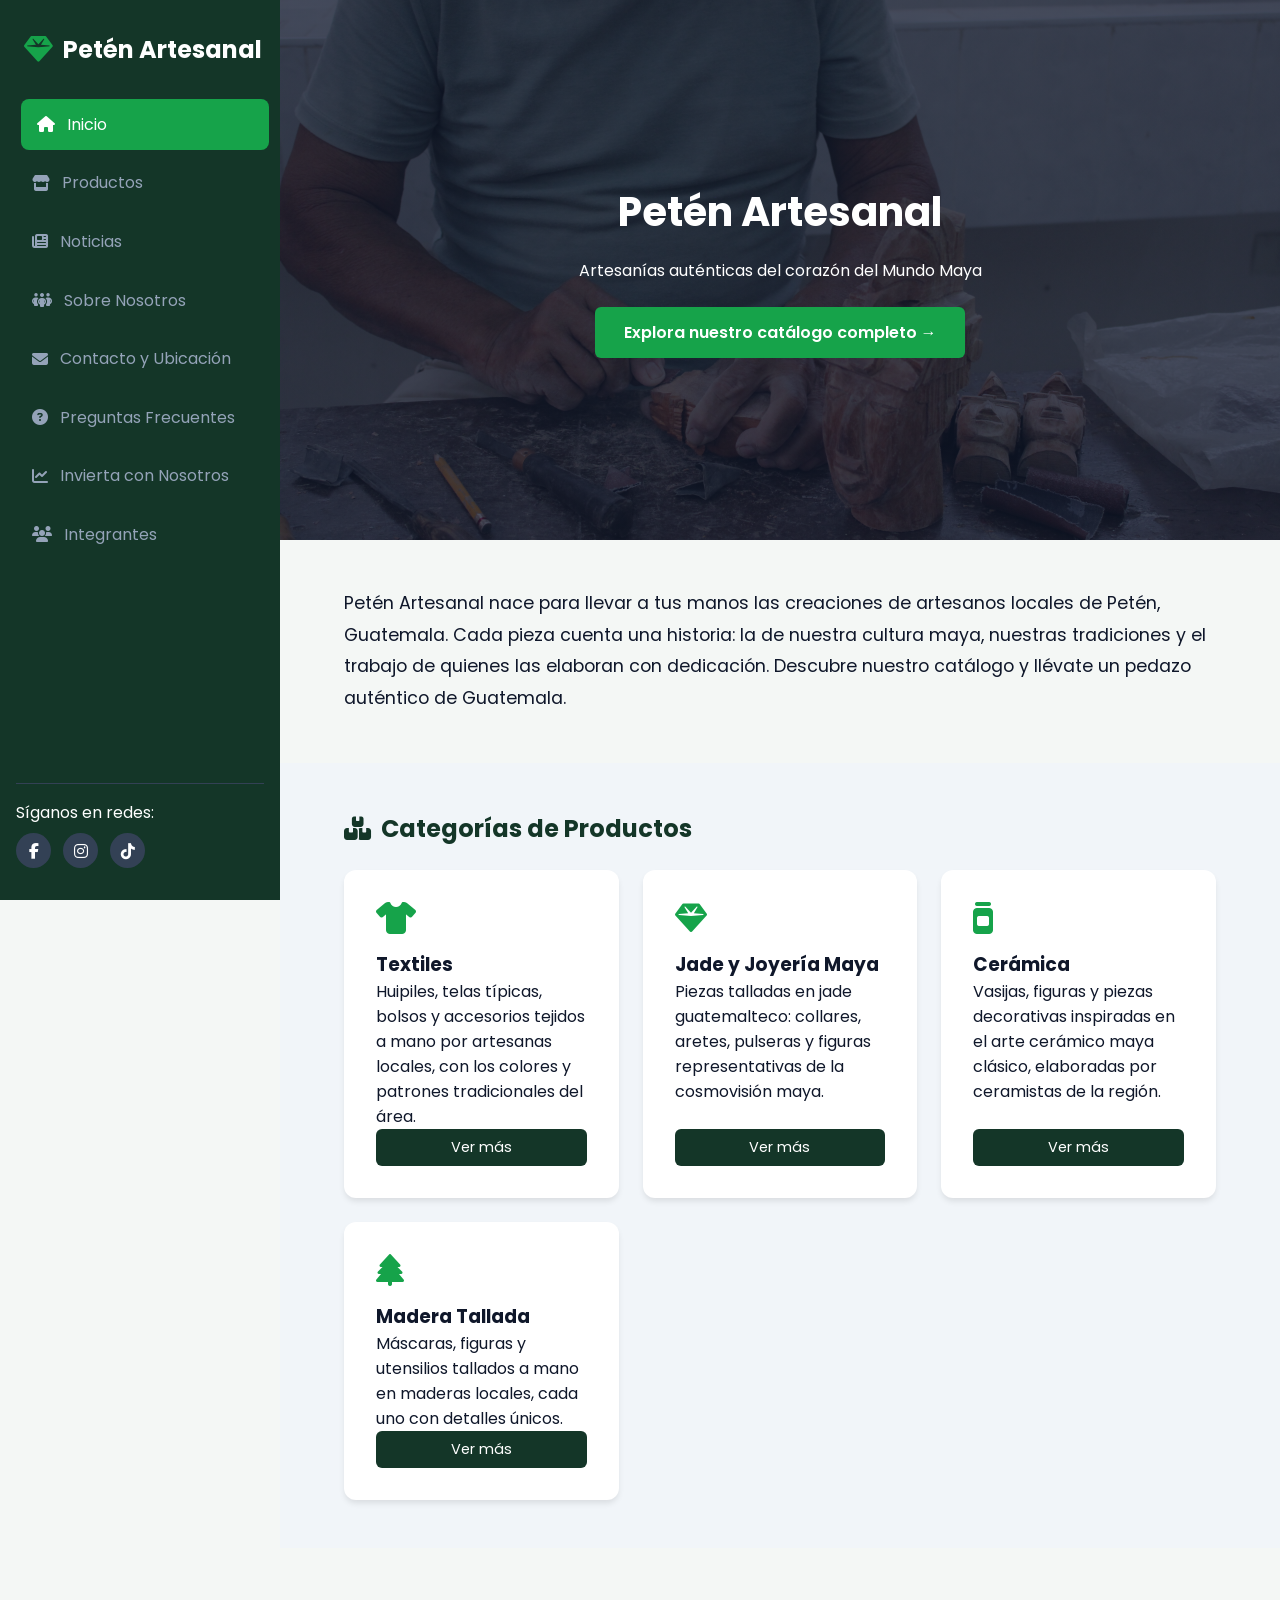
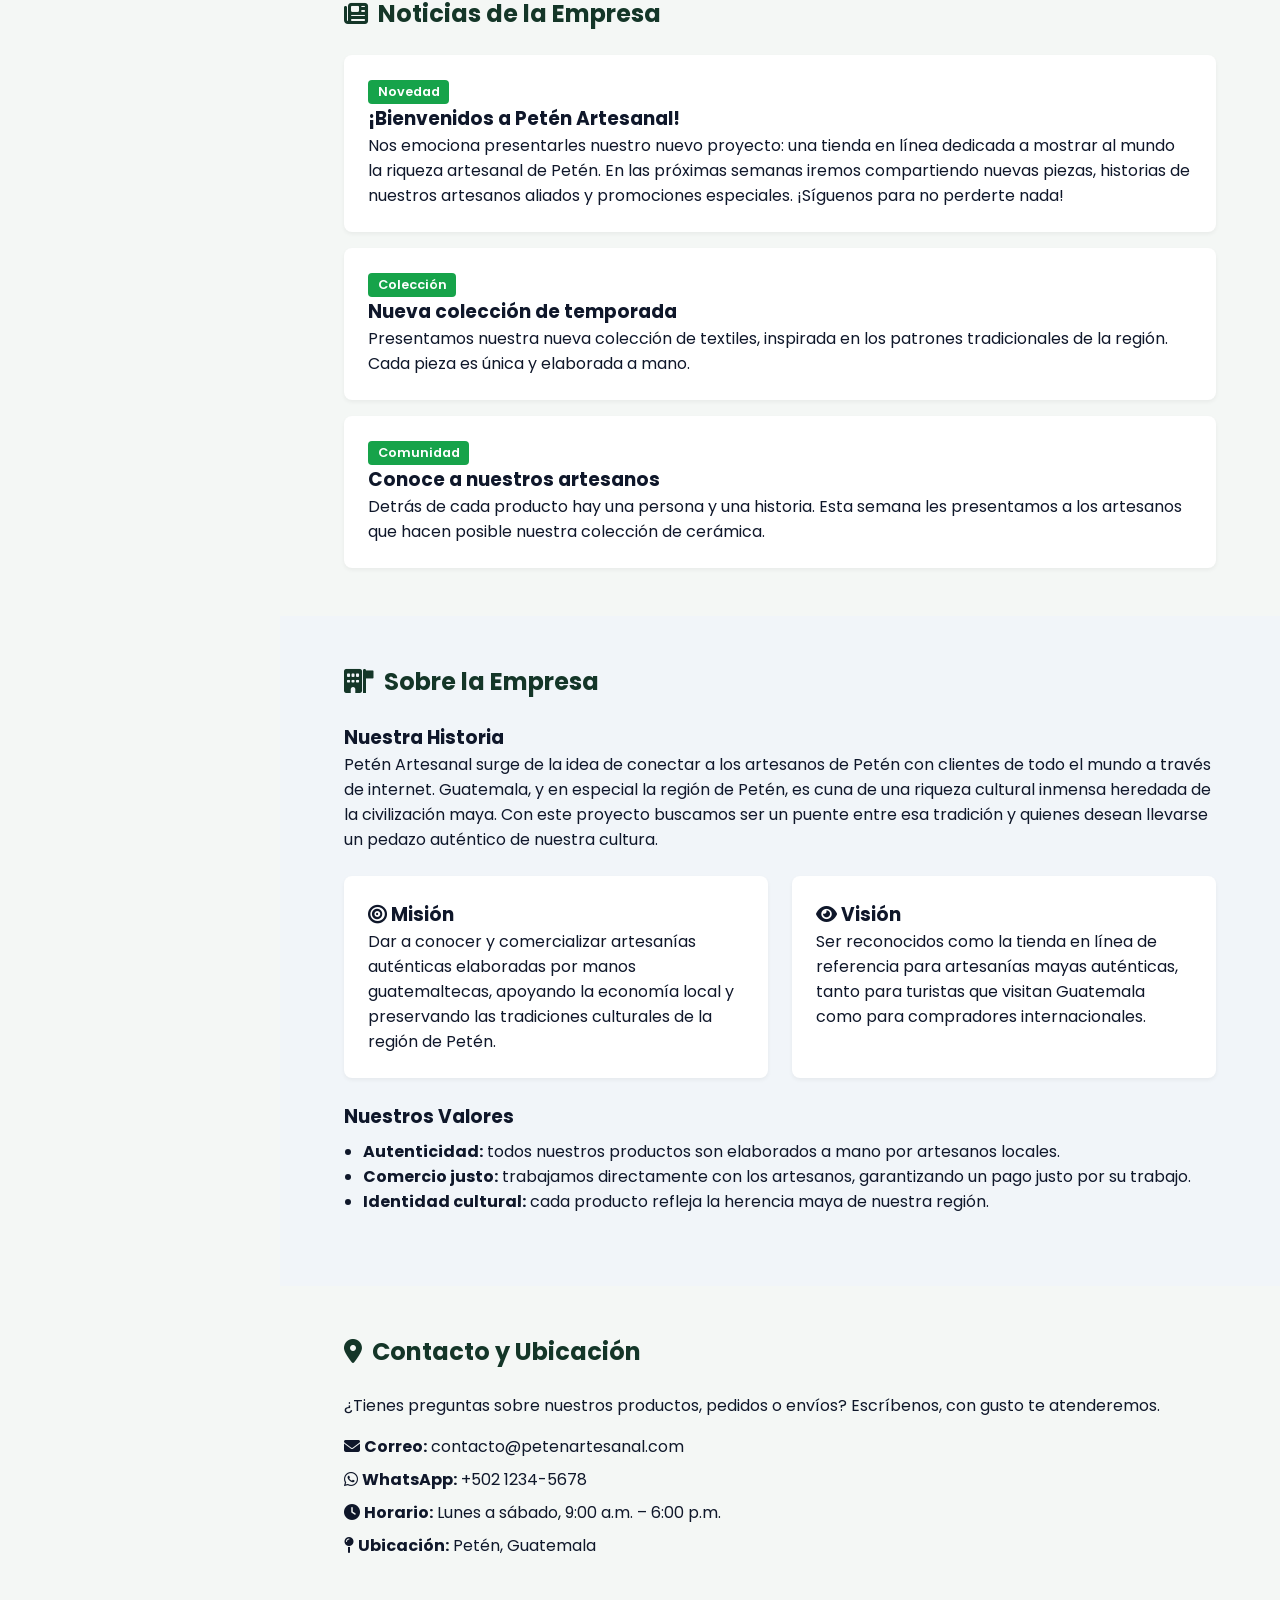
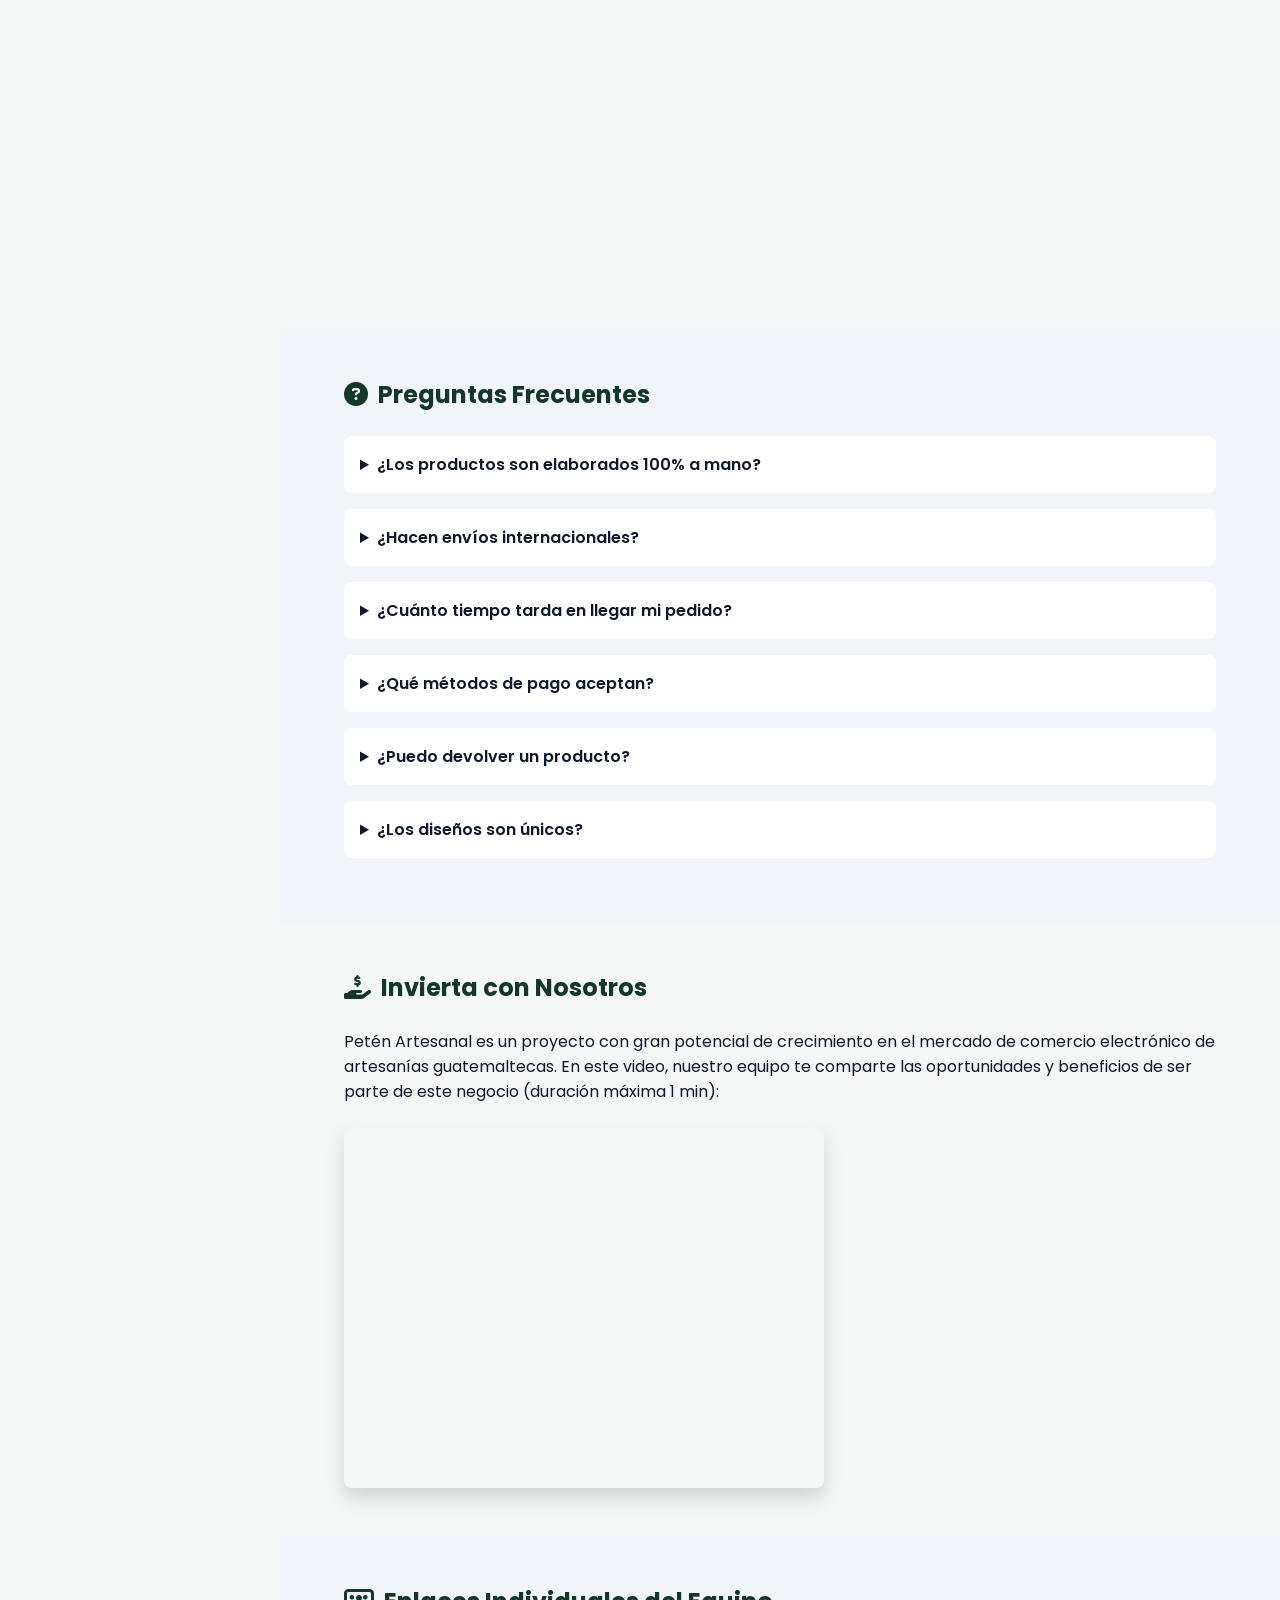
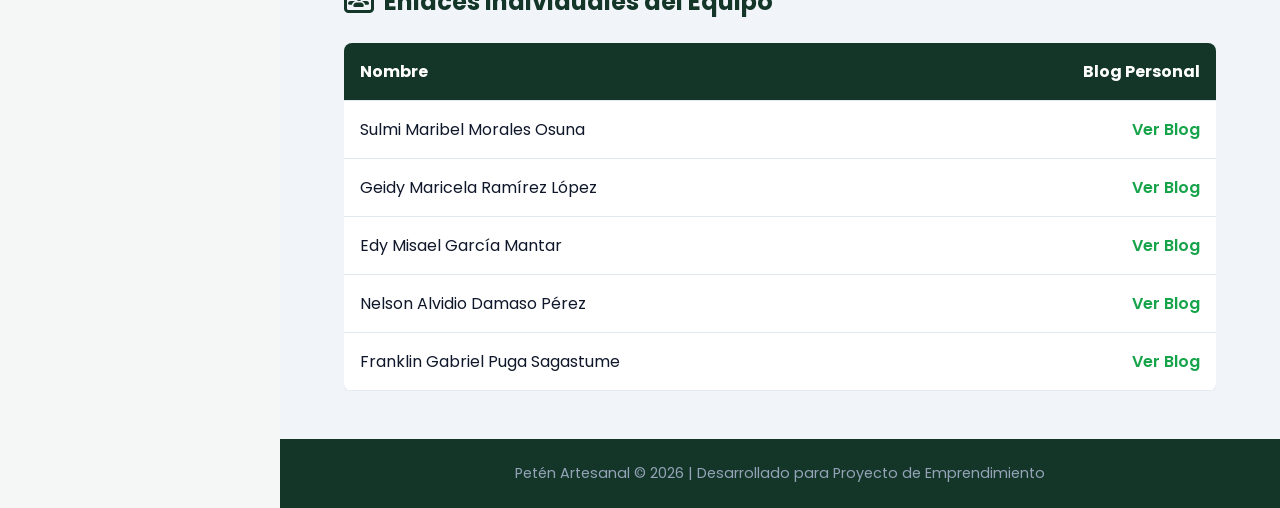
<file: index.html>
<!DOCTYPE html>
<html lang="es">
<head>
  <meta charset="UTF-8">
  <meta name="viewport" content="width=device-width, initial-scale=1.0">
  <title>Petén Artesanal | Artesanías del Mundo Maya</title>
  <link rel="stylesheet" href="style.css">
  <!-- FontAwesome para íconos -->
  <link rel="stylesheet" href="https://cdnjs.cloudflare.com/ajax/libs/font-awesome/6.4.0/css/all.min.css">
  <!-- Fuente Google Fonts -->
  <link href="https://fonts.googleapis.com/css2?family=Poppins:wght@300;400;600;700&display=swap" rel="stylesheet">
</head>
<body>

  <div class="dashboard-container">
    
    <!-- Navegación Lateral -->
    <nav class="sidebar">
      <div class="brand">
        <i class="fa-solid fa-gem brand-icon"></i>
        <h2>Petén Artesanal</h2>
      </div>
      <ul class="nav-links">
        <li><a href="#inicio" class="active"><i class="fa-solid fa-house"></i> <span>Inicio</span></a></li>
        <li><a href="#servicios"><i class="fa-solid fa-store"></i> <span>Productos</span></a></li>
        <li><a href="#noticias"><i class="fa-solid fa-newspaper"></i> <span>Noticias</span></a></li>
        <li><a href="#empresa"><i class="fa-solid fa-people-group"></i> <span>Sobre Nosotros</span></a></li>
        <li><a href="#contacto"><i class="fa-solid fa-envelope"></i> <span>Contacto y Ubicación</span></a></li>
        <li><a href="#faq"><i class="fa-solid fa-circle-question"></i> <span>Preguntas Frecuentes</span></a></li>
        <li><a href="#inversion"><i class="fa-solid fa-chart-line"></i> <span>Invierta con Nosotros</span></a></li>
        <li><a href="#integrantes"><i class="fa-solid fa-users"></i> <span>Integrantes</span></a></li>
      </ul>
      <div class="sidebar-footer">
        <p>Síganos en redes:</p>
        <div class="social-icons">
          <a href="https://facebook.com" target="_blank" aria-label="Facebook"><i class="fa-brands fa-facebook-f"></i></a>
          <a href="https://instagram.com" target="_blank" aria-label="Instagram"><i class="fa-brands fa-instagram"></i></a>
          <a href="https://tiktok.com" target="_blank" aria-label="TikTok"><i class="fa-brands fa-tiktok"></i></a>
        </div>
      </div>
    </nav>

    <!-- Contenido Principal -->
    <main class="main-content">

      <!-- Banner Principal / Inicio -->
      <section id="inicio" class="hero-section">
        <div class="hero-overlay">
          <h1>Petén Artesanal</h1>
          <p>Artesanías auténticas del corazón del Mundo Maya</p>
          <a href="#servicios" class="btn-primary">Explora nuestro catálogo completo →</a>
        </div>
      </section>

      <!-- Introducción -->
      <section class="content-section">
        <p class="intro-text">
          Petén Artesanal nace para llevar a tus manos las creaciones de artesanos locales de Petén, Guatemala. Cada pieza cuenta una historia: la de nuestra cultura maya, nuestras tradiciones y el trabajo de quienes las elaboran con dedicación. Descubre nuestro catálogo y llévate un pedazo auténtico de Guatemala.
        </p>
      </section>

      <!-- Categorías de Productos -->
      <section id="servicios" class="content-section bg-alt">
        <h2 class="section-title"><i class="fa-solid fa-boxes-stacked"></i> Categorías de Productos</h2>
        <div class="cards-grid">
          <div class="card">
            <i class="fa-solid fa-shirt card-icon"></i>
            <h3>Textiles</h3>
            <p>Huipiles, telas típicas, bolsos y accesorios tejidos a mano por artesanas locales, con los colores y patrones tradicionales del área.</p>
            <a href="#contacto" class="btn-card">Ver más</a>
          </div>
          <div class="card">
            <i class="fa-solid fa-gem card-icon"></i>
            <h3>Jade y Joyería Maya</h3>
            <p>Piezas talladas en jade guatemalteco: collares, aretes, pulseras y figuras representativas de la cosmovisión maya.</p>
            <a href="#contacto" class="btn-card">Ver más</a>
          </div>
          <div class="card">
            <i class="fa-solid fa-jar card-icon"></i>
            <h3>Cerámica</h3>
            <p>Vasijas, figuras y piezas decorativas inspiradas en el arte cerámico maya clásico, elaboradas por ceramistas de la región.</p>
            <a href="#contacto" class="btn-card">Ver más</a>
          </div>
          <div class="card">
            <i class="fa-solid fa-tree card-icon"></i>
            <h3>Madera Tallada</h3>
            <p>Máscaras, figuras y utensilios tallados a mano en maderas locales, cada uno con detalles únicos.</p>
            <a href="#contacto" class="btn-card">Ver más</a>
          </div>
        </div>
      </section>

      <!-- Noticias de la Empresa -->
      <section id="noticias" class="content-section">
        <h2 class="section-title"><i class="fa-solid fa-newspaper"></i> Noticias de la Empresa</h2>
        <div class="news-container">
          <article class="news-card">
            <span class="badge">Novedad</span>
            <h3>¡Bienvenidos a Petén Artesanal!</h3>
            <p>Nos emociona presentarles nuestro nuevo proyecto: una tienda en línea dedicada a mostrar al mundo la riqueza artesanal de Petén. En las próximas semanas iremos compartiendo nuevas piezas, historias de nuestros artesanos aliados y promociones especiales. ¡Síguenos para no perderte nada!</p>
          </article>
          <article class="news-card">
            <span class="badge">Colección</span>
            <h3>Nueva colección de temporada</h3>
            <p>Presentamos nuestra nueva colección de textiles, inspirada en los patrones tradicionales de la región. Cada pieza es única y elaborada a mano.</p>
          </article>
          <article class="news-card">
            <span class="badge">Comunidad</span>
            <h3>Conoce a nuestros artesanos</h3>
            <p>Detrás de cada producto hay una persona y una historia. Esta semana les presentamos a los artesanos que hacen posible nuestra colección de cerámica.</p>
          </article>
        </div>
      </section>

      <!-- Sobre la Empresa -->
      <section id="empresa" class="content-section bg-alt">
        <h2 class="section-title"><i class="fa-solid fa-building-flag"></i> Sobre la Empresa</h2>
        
        <div class="about-block">
          <h3>Nuestra Historia</h3>
          <p>Petén Artesanal surge de la idea de conectar a los artesanos de Petén con clientes de todo el mundo a través de internet. Guatemala, y en especial la región de Petén, es cuna de una riqueza cultural inmensa heredada de la civilización maya. Con este proyecto buscamos ser un puente entre esa tradición y quienes desean llevarse un pedazo auténtico de nuestra cultura.</p>
        </div>

        <div class="mvv-grid">
          <div class="mvv-card">
            <h3><i class="fa-solid fa-bullseye"></i> Misión</h3>
            <p>Dar a conocer y comercializar artesanías auténticas elaboradas por manos guatemaltecas, apoyando la economía local y preservando las tradiciones culturales de la región de Petén.</p>
          </div>
          <div class="mvv-card">
            <h3><i class="fa-solid fa-eye"></i> Visión</h3>
            <p>Ser reconocidos como la tienda en línea de referencia para artesanías mayas auténticas, tanto para turistas que visitan Guatemala como para compradores internacionales.</p>
          </div>
        </div>

        <div class="about-block">
          <h3>Nuestros Valores</h3>
          <ul>
            <li><strong>Autenticidad:</strong> todos nuestros productos son elaborados a mano por artesanos locales.</li>
            <li><strong>Comercio justo:</strong> trabajamos directamente con los artesanos, garantizando un pago justo por su trabajo.</li>
            <li><strong>Identidad cultural:</strong> cada producto refleja la herencia maya de nuestra región.</li>
          </ul>
        </div>
      </section>

      <!-- Contacto / Ubicación -->
      <section id="contacto" class="content-section">
        <h2 class="section-title"><i class="fa-solid fa-location-dot"></i> Contacto y Ubicación</h2>
        <p>¿Tienes preguntas sobre nuestros productos, pedidos o envíos? Escríbenos, con gusto te atenderemos.</p>

        <div class="contact-details">
          <p><i class="fa-solid fa-envelope"></i> <strong>Correo:</strong> contacto@petenartesanal.com</p>
          <p><i class="fa-brands fa-whatsapp"></i> <strong>WhatsApp:</strong> +502 1234-5678</p>
          <p><i class="fa-solid fa-clock"></i> <strong>Horario:</strong> Lunes a sábado, 9:00 a.m. – 6:00 p.m.</p>
          <p><i class="fa-solid fa-map-pin"></i> <strong>Ubicación:</strong> Petén, Guatemala</p>
        </div>

        <!-- Mapa Embebido Google Maps de Petén -->
        <div class="map-container">
          <iframe 
            src="https://www.google.com/maps/embed?pb=!1m18!1m12!1m3!1d981292.0307074218!2d-90.41328468744573!3d16.920252194688414!2m3!1f0!2f0!3f0!3m2!1i1024!2i768!4f13.1!3m3!1m2!1s0x858f27618f0a0e9d%3A0xb367a7fa364e72fb!2sPet%C3%A9n!5e0!3m2!1ses!2sgt!4v1700000000000!5m2!1ses!2sgt" 
            width="100%" 
            height="300" 
            style="border:0; border-radius: 8px;" 
            allowfullscreen="" 
            loading="lazy">
          </iframe>
        </div>
      </section>

      <!-- Preguntas Frecuentes -->
      <section id="faq" class="content-section bg-alt">
        <h2 class="section-title"><i class="fa-solid fa-circle-question"></i> Preguntas Frecuentes</h2>
        
        <details class="faq-item">
          <summary>¿Los productos son elaborados 100% a mano?</summary>
          <p>Sí, todas nuestras artesanías son elaboradas de forma artesanal por productores locales de la región de Petén.</p>
        </details>

        <details class="faq-item">
          <summary>¿Hacen envíos internacionales?</summary>
          <p>Sí, realizamos envíos dentro y fuera de Guatemala. El costo y tiempo de entrega varían según el destino.</p>
        </details>

        <details class="faq-item">
          <summary>¿Cuánto tiempo tarda en llegar mi pedido?</summary>
          <p>Los pedidos dentro de Guatemala tardan entre 3 y 5 días hábiles. Los envíos internacionales pueden tardar entre 1 y 3 semanas, según el país de destino.</p>
        </details>

        <details class="faq-item">
          <summary>¿Qué métodos de pago aceptan?</summary>
          <p>Aceptamos pagos en línea a través de PayPal, así como otros métodos que se detallan en la sección de pagos del sitio.</p>
        </details>

        <details class="faq-item">
          <summary>¿Puedo devolver un producto?</summary>
          <p>Sí, contamos con una política de devoluciones dentro de los primeros 5 días después de recibido el producto, siempre que esté en su estado original.</p>
        </details>

        <details class="faq-item">
          <summary>¿Los diseños son únicos?</summary>
          <p>Al ser piezas hechas a mano, cada artículo puede tener pequeñas variaciones que lo hacen único.</p>
        </details>
      </section>

      <!-- Invierta con Nosotros (YouTube Frame 480x360) -->
      <section id="inversion" class="content-section">
        <h2 class="section-title"><i class="fa-solid fa-hand-holding-dollar"></i> Invierta con Nosotros</h2>
        <p>Petén Artesanal es un proyecto con gran potencial de crecimiento en el mercado de comercio electrónico de artesanías guatemaltecas. En este video, nuestro equipo te comparte las oportunidades y beneficios de ser parte de este negocio (duración máxima 1 min):</p>
        
        <div class="video-frame-container">
          <iframe 
            width="480" 
            height="360" 
            src="https://www.youtube.com/embed/dQw4w9WgXcQ" 
            title="Invierta con Petén Artesanal" 
            frameborder="0" 
            allow="accelerometer; autoplay; clipboard-write; encrypted-media; gyroscope; picture-in-picture" 
            allowfullscreen>
          </iframe>
        </div>
      </section>

      <!-- Tabla de Integrantes -->
      <section id="integrantes" class="content-section bg-alt">
        <h2 class="section-title"><i class="fa-solid fa-users-rectangle"></i> Enlaces Individuales del Equipo</h2>
        <div class="table-responsive">
          <table class="team-table">
            <thead>
              <tr>
                <th>Nombre</th>
                <th class="text-right">Blog Personal</th>
              </tr>
            </thead>
            <tbody>
              <tr>
                <td>Sulmi Maribel Morales Osuna</td>
                <td class="text-right"><a href="#" target="_blank">Ver Blog</a></td>
              </tr>
              <tr>
                <td>Geidy Maricela Ramírez López</td>
                <td class="text-right"><a href="#" target="_blank">Ver Blog</a></td>
              </tr>
              <tr>
                <td>Edy Misael García Mantar</td>
                <td class="text-right"><a href="#" target="_blank">Ver Blog</a></td>
              </tr>
              <tr>
                <td>Nelson Alvidio Damaso Pérez</td>
                <td class="text-right"><a href="#" target="_blank">Ver Blog</a></td>
              </tr>
              <tr>
                <td>Franklin Gabriel Puga Sagastume</td>
                <td class="text-right"><a href="#" target="_blank">Ver Blog</a></td>
              </tr>
            </tbody>
          </table>
        </div>
      </section>

      <!-- Footer -->
      <footer class="main-footer">
        <p>Petén Artesanal © 2026 | Desarrollado para Proyecto de Emprendimiento</p>
      </footer>

    </main>
  </div>

  <script src="script.js"></script>
</body>
</html>
</file>
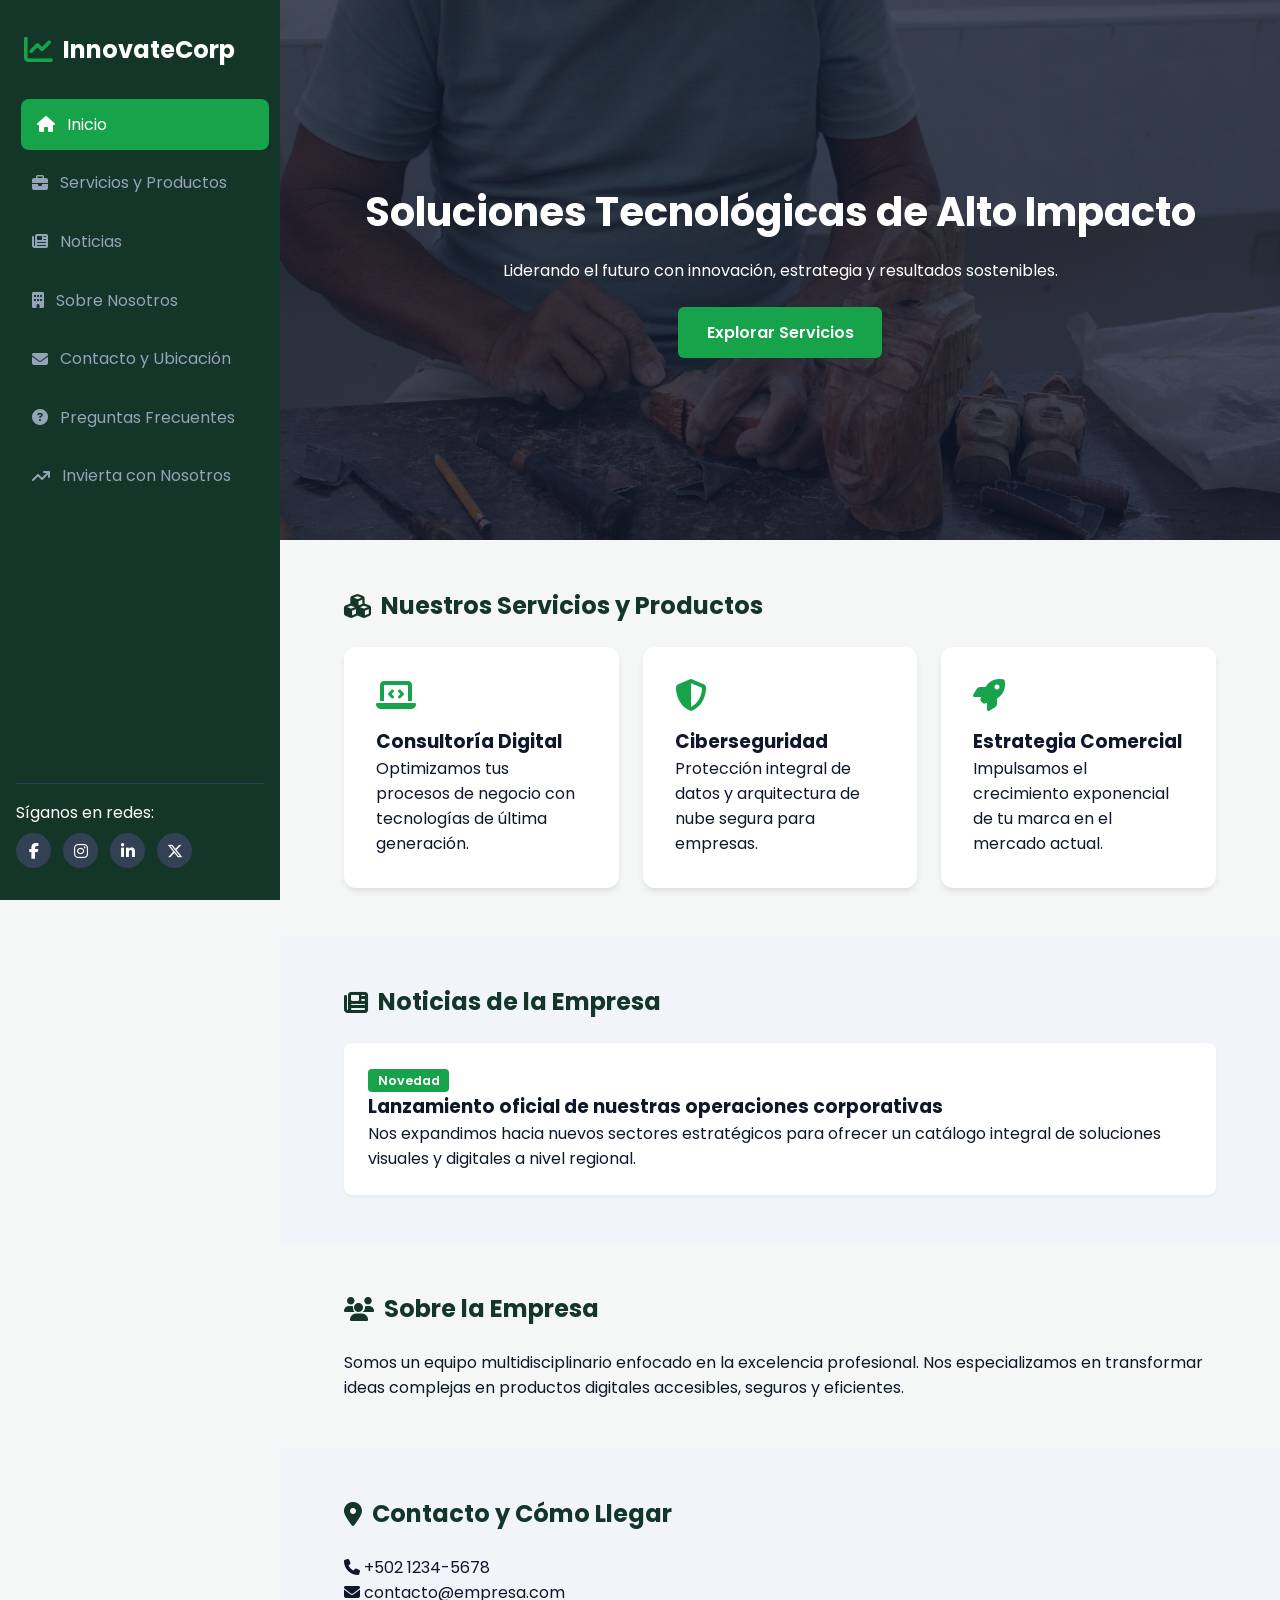
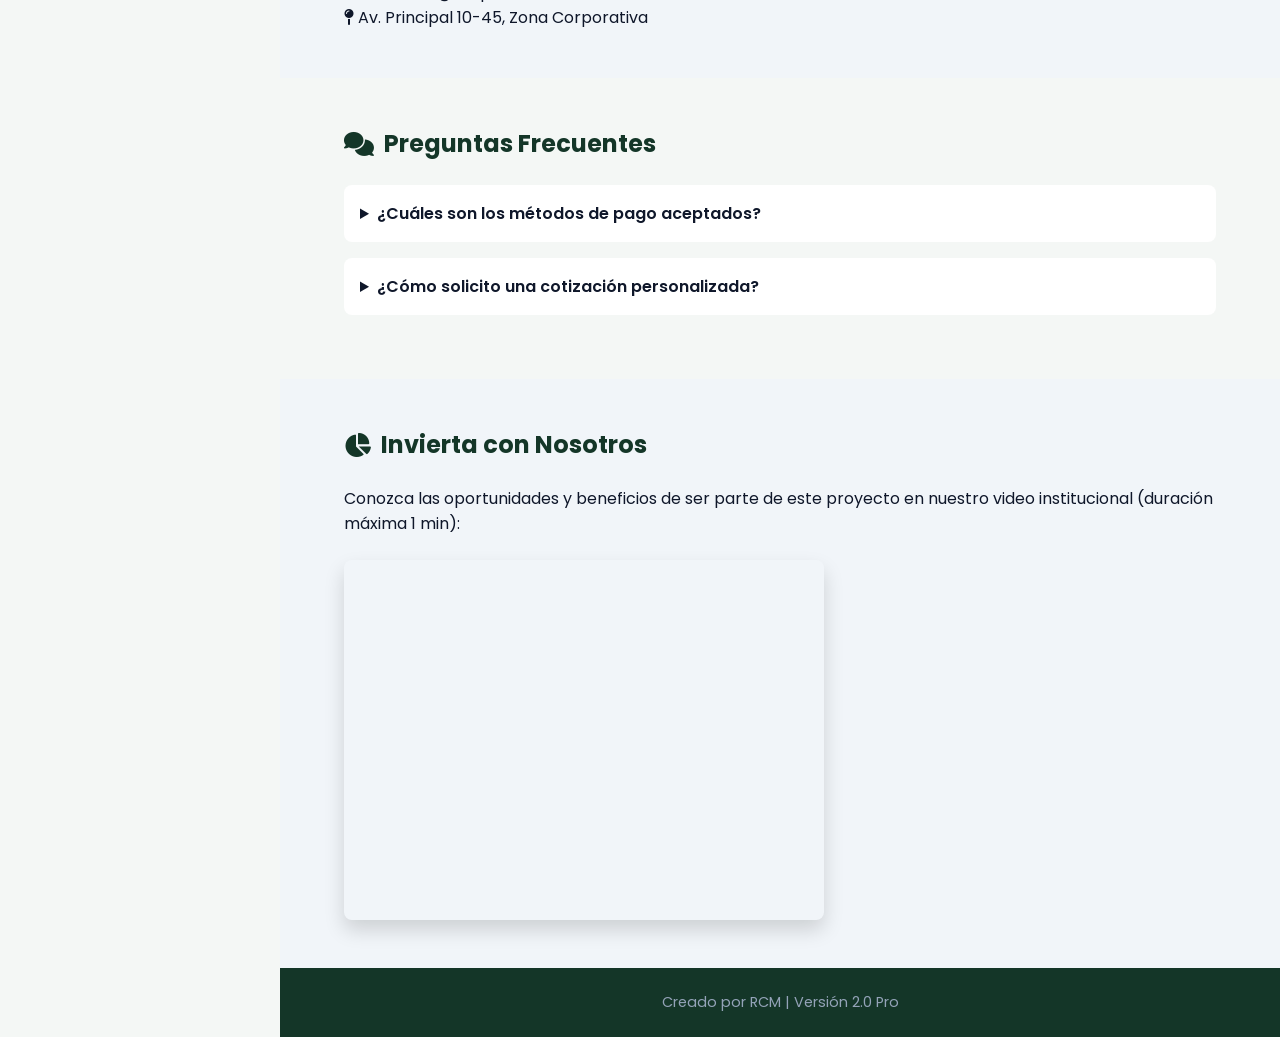
<file: index.html.html>
<!DOCTYPE html>
<html lang="es">
<head>
  <meta charset="UTF-8">
  <meta name="viewport" content="width=device-width, initial-scale=1.0">
  <title>Portal Corporativo | Empresa</title>
  <link rel="stylesheet" href="style.css">
  <!-- FontAwesome para íconos animados -->
  <link rel="stylesheet" href="https://cdnjs.cloudflare.com/ajax/libs/font-awesome/6.4.0/css/all.min.css">
  <!-- Fuente Google Fonts -->
  <link href="https://fonts.googleapis.com/css2?family=Poppins:wght@300;400;600;700&display=swap" rel="stylesheet">
</head>
<body>

  <!-- Layout Principal -->
  <div class="dashboard-container">
    
    <!-- Navegación Lateral -->
    <nav class="sidebar">
      <div class="brand">
        <i class="fa-solid fa-chart-line brand-icon"></i>
        <h2>InnovateCorp</h2>
      </div>
      <ul class="nav-links">
        <li><a href="#inicio" class="active"><i class="fa-solid fa-house"></i> <span>Inicio</span></a></li>
        <li><a href="#servicios"><i class="fa-solid fa-briefcase"></i> <span>Servicios y Productos</span></a></li>
        <li><a href="#noticias"><i class="fa-solid fa-newspaper"></i> <span>Noticias</span></a></li>
        <li><a href="#empresa"><i class="fa-solid fa-building"></i> <span>Sobre Nosotros</span></a></li>
        <li><a href="#contacto"><i class="fa-solid fa-envelope"></i> <span>Contacto y Ubicación</span></a></li>
        <li><a href="#faq"><i class="fa-solid fa-circle-question"></i> <span>Preguntas Frecuentes</span></a></li>
        <li><a href="#inversion"><i class="fa-solid fa-arrow-trend-up"></i> <span>Invierta con Nosotros</span></a></li>
      </ul>
      <div class="sidebar-footer">
        <p>Síganos en redes:</p>
        <div class="social-icons">
          <a href="#" aria-label="Facebook"><i class="fa-brands fa-facebook-f"></i></a>
          <a href="#" aria-label="Instagram"><i class="fa-brands fa-instagram"></i></a>
          <a href="#" aria-label="LinkedIn"><i class="fa-brands fa-linkedin-in"></i></a>
          <a href="#" aria-label="Twitter"><i class="fa-brands fa-x-twitter"></i></a>
        </div>
      </div>
    </nav>

    <!-- Contenido Principal -->
    <main class="main-content">

      <!-- Hero / Inicio -->
      <section id="inicio" class="hero-section">
        <div class="hero-overlay">
          <h1>Soluciones Tecnológicas de Alto Impacto</h1>
          <p>Liderando el futuro con innovación, estrategia y resultados sostenibles.</p>
          <a href="#servicios" class="btn-primary">Explorar Servicios</a>
        </div>
      </section>

      <!-- Servicios y Productos -->
      <section id="servicios" class="content-section">
        <h2 class="section-title"><i class="fa-solid fa-cubes"></i> Nuestros Servicios y Productos</h2>
        <div class="cards-grid">
          <div class="card">
            <i class="fa-solid fa-laptop-code card-icon"></i>
            <h3>Consultoría Digital</h3>
            <p>Optimizamos tus procesos de negocio con tecnologías de última generación.</p>
          </div>
          <div class="card">
            <i class="fa-solid fa-shield-halved card-icon"></i>
            <h3>Ciberseguridad</h3>
            <p>Protección integral de datos y arquitectura de nube segura para empresas.</p>
          </div>
          <div class="card">
            <i class="fa-solid fa-rocket card-icon"></i>
            <h3>Estrategia Comercial</h3>
            <p>Impulsamos el crecimiento exponencial de tu marca en el mercado actual.</p>
          </div>
        </div>
      </section>

      <!-- Noticias -->
      <section id="noticias" class="content-section bg-alt">
        <h2 class="section-title"><i class="fa-solid fa-newspaper"></i> Noticias de la Empresa</h2>
        <article class="news-card">
          <span class="badge">Novedad</span>
          <h3>Lanzamiento oficial de nuestras operaciones corporativas</h3>
          <p>Nos expandimos hacia nuevos sectores estratégicos para ofrecer un catálogo integral de soluciones visuales y digitales a nivel regional.</p>
        </article>
      </section>

      <!-- Sobre la Empresa -->
      <section id="empresa" class="content-section">
        <h2 class="section-title"><i class="fa-solid fa-users"></i> Sobre la Empresa</h2>
        <p>Somos un equipo multidisciplinario enfocado en la excelencia profesional. Nos especializamos en transformar ideas complejas en productos digitales accesibles, seguros y eficientes.</p>
      </section>

      <!-- Contacto / Ubicación -->
      <section id="contacto" class="content-section bg-alt">
        <h2 class="section-title"><i class="fa-solid fa-location-dot"></i> Contacto y Cómo Llegar</h2>
        <div class="contact-container">
          <div class="contact-info">
            <p><i class="fa-solid fa-phone"></i> +502 1234-5678</p>
            <p><i class="fa-solid fa-envelope"></i> contacto@empresa.com</p>
            <p><i class="fa-solid fa-map-pin"></i> Av. Principal 10-45, Zona Corporativa</p>
          </div>
        </div>
      </section>

      <!-- Preguntas Frecuentes -->
      <section id="faq" class="content-section">
        <h2 class="section-title"><i class="fa-solid fa-comments"></i> Preguntas Frecuentes</h2>
        <details class="faq-item">
          <summary>¿Cuáles son los métodos de pago aceptados?</summary>
          <p>Aceptamos transferencias bancarias, tarjetas de crédito/débito y pagos internacionales.</p>
        </details>
        <details class="faq-item">
          <summary>¿Cómo solicito una cotización personalizada?</summary>
          <p>Puedes escribirnos mediante la sección de contacto o directamente a nuestro correo institucional.</p>
        </details>
      </section>

      <!-- Invierta con Nosotros (YouTube Embed exacto 480x360) -->
      <section id="inversion" class="content-section bg-alt">
        <h2 class="section-title"><i class="fa-solid fa-chart-pie"></i> Invierta con Nosotros</h2>
        <p>Conozca las oportunidades y beneficios de ser parte de este proyecto en nuestro video institucional (duración máxima 1 min):</p>
        
        <div class="video-frame-container">
          <iframe 
            width="480" 
            height="360" 
            src="https://www.youtube.com/embed/dQw4w9WgXcQ" 
            title="Oportunidades de Inversión" 
            frameborder="0" 
            allow="accelerometer; autoplay; clipboard-write; encrypted-media; gyroscope; picture-in-picture" 
            allowfullscreen>
          </iframe>
        </div>
      </section>

      <!-- Footer -->
      <footer class="main-footer">
        <p>Creado por RCM | Versión 2.0 Pro</p>
      </footer>

    </main>
  </div>

  <!-- Script interactivo JS -->
  <script src="script.js"></script>
</body>
</html>
</file>
<file: style.css>
/* Reset y variables base */
* {
  margin: 0;
  padding: 0;
  box-sizing: border-box;
  font-family: 'Poppins', sans-serif;
  scroll-behavior: smooth;
}

:root {
  --primary: #143628;        /* Verde oscuro profundo para la barra lateral y títulos */
  --accent: #16a34a;         /* Verde vibrante para botones, íconos y enlaces */
  --accent-hover: #15803d;   /* Verde más oscuro para cuando pases el mouse */
  --bg-light: #f4f7f5;       /* Fondo claro con un leve tinte verde/gris */
  --text-dark: #0f172a;      /* Texto principal */
  --text-muted: #64748b;     /* Texto secundario */
  --white: #ffffff;
}

body {
  background-color: var(--bg-light);
  color: var(--text-dark);
}

/* Dashboard Layout */
.dashboard-container {
  display: flex;
  min-height: 100vh;
}

/* Sidebar */
.sidebar {
  width: 280px;
  background-color: var(--primary);
  color: var(--white);
  display: flex;
  flex-direction: column;
  position: fixed;
  height: 100vh;
  padding: 2rem 1rem;
  z-index: 100;
}

.brand {
  display: flex;
  align-items: center;
  gap: 10px;
  margin-bottom: 2rem;
  padding-left: 0.5rem;
}

.brand-icon {
  font-size: 1.8rem;
  color: var(--accent);
}

.nav-links {
  list-style: none;
  display: flex;
  flex-direction: column;
  gap: 0.5rem;
}

.nav-links a {
  color: #94a3b8;
  text-decoration: none;
  padding: 0.8rem 1rem;
  border-radius: 8px;
  display: flex;
  align-items: center;
  gap: 12px;
  transition: all 0.3s ease;
}

.nav-links a:hover, .nav-links a.active {
  background-color: var(--accent);
  color: var(--white);
  transform: translateX(5px);
}

.sidebar-footer {
  margin-top: auto;
  border-top: 1px solid #334155;
  padding-top: 1rem;
}

.social-icons {
  display: flex;
  gap: 12px;
  margin-top: 0.5rem;
}

.social-icons a {
  color: var(--white);
  background: #334155;
  width: 35px;
  height: 35px;
  border-radius: 50%;
  display: flex;
  align-items: center;
  justify-content: center;
  text-decoration: none;
  transition: transform 0.3s ease, background 0.3s ease;
}

.social-icons a:hover {
  background: var(--accent);
  transform: translateY(-3px) scale(1.1);
}

/* Main Content */
.main-content {
  margin-left: 280px;
  flex: 1;
}

/* Imagen de fondo de la sección Hero */
.hero-section {
  background: linear-gradient(rgba(15, 23, 42, 0.75), rgba(15, 23, 42, 0.75)), 
              url('artesano.jpg') center/cover no-repeat;
  height: 60vh;
  display: flex;
  align-items: center;
  justify-content: center;
  text-align: center;
  color: var(--white);
  padding: 2rem;
}

.hero-overlay h1 {
  font-size: 2.5rem;
  margin-bottom: 1rem;
}

.btn-primary {
  display: inline-block;
  margin-top: 1.5rem;
  padding: 0.8rem 1.8rem;
  background-color: var(--accent);
  color: var(--white);
  text-decoration: none;
  border-radius: 6px;
  font-weight: 600;
  transition: background 0.3s ease;
}

.btn-primary:hover {
  background-color: var(--accent-hover);
}

.intro-text {
  font-size: 1.1rem;
  line-height: 1.8;
  color: var(--text-dark);
}

.content-section {
  padding: 3rem 4rem;
}

.bg-alt {
  background-color: #f1f5f9;
}

.section-title {
  margin-bottom: 1.5rem;
  color: var(--primary);
  display: flex;
  align-items: center;
  gap: 10px;
}

/* Tarjetas de Productos */
.cards-grid {
  display: grid;
  grid-template-columns: repeat(auto-fit, minmax(240px, 1fr));
  gap: 1.5rem;
}

.card {
  background: var(--white);
  padding: 2rem;
  border-radius: 12px;
  box-shadow: 0 4px 6px -1px rgba(0, 0, 0, 0.1);
  display: flex;
  flex-direction: column;
  transition: transform 0.3s ease, box-shadow 0.3s ease;
}

.card:hover {
  transform: translateY(-8px);
  box-shadow: 0 10px 15px -3px rgba(0, 0, 0, 0.1);
}

.card-icon {
  font-size: 2rem;
  color: var(--accent);
  margin-bottom: 1rem;
}

.btn-card {
  display: inline-block;
  margin-top: auto;
  padding: 0.5rem 1rem;
  background-color: var(--primary);
  color: var(--white);
  text-decoration: none;
  border-radius: 6px;
  text-align: center;
  font-size: 0.9rem;
  transition: background 0.3s ease;
}

.btn-card:hover {
  background-color: var(--accent);
}

/* Noticias */
.news-container {
  display: flex;
  flex-direction: column;
  gap: 1rem;
}

.news-card {
  background: var(--white);
  padding: 1.5rem;
  border-radius: 8px;
  box-shadow: 0 2px 4px rgba(0,0,0,0.05);
}

.badge {
  background-color: var(--accent);
  color: var(--white);
  padding: 0.2rem 0.6rem;
  border-radius: 4px;
  font-size: 0.8rem;
  font-weight: 600;
}

/* Sobre la Empresa */
.about-block {
  margin-bottom: 1.5rem;
}

.about-block ul {
  margin-top: 0.5rem;
  padding-left: 1.2rem;
}

.mvv-grid {
  display: grid;
  grid-template-columns: repeat(auto-fit, minmax(280px, 1fr));
  gap: 1.5rem;
  margin: 1.5rem 0;
}

.mvv-card {
  background: var(--white);
  padding: 1.5rem;
  border-radius: 8px;
  box-shadow: 0 2px 4px rgba(0,0,0,0.05);
}

/* Contacto y Mapa */
.contact-details {
  margin: 1rem 0;
  display: flex;
  flex-direction: column;
  gap: 0.5rem;
}

.map-container {
  margin-top: 1rem;
}

/* FAQ */
.faq-item {
  background: var(--white);
  margin-bottom: 1rem;
  padding: 1rem;
  border-radius: 8px;
  cursor: pointer;
}

.faq-item summary {
  font-weight: 600;
}

.faq-item p {
  margin-top: 0.5rem;
  color: var(--text-muted);
}

/* Video Frame Exacto 480x360 */
.video-frame-container {
  margin-top: 1.5rem;
  display: flex;
  justify-content: flex-start;
}

.video-frame-container iframe {
  width: 480px;
  height: 360px;
  border-radius: 8px;
  box-shadow: 0 10px 20px rgba(0,0,0,0.15);
}

/* Tabla de Integrantes */
.table-responsive {
  overflow-x: auto;
}

.team-table {
  width: 100%;
  border-collapse: collapse;
  background: var(--white);
  border-radius: 8px;
  overflow: hidden;
  box-shadow: 0 2px 4px rgba(0,0,0,0.05);
}

.team-table th, .team-table td {
  padding: 1rem;
  text-align: left;
  border-bottom: 1px solid #e2e8f0;
}

.team-table th {
  background-color: var(--primary);
  color: var(--white);
}

.team-table a {
  color: var(--accent);
  text-decoration: none;
  font-weight: 600;
}

.team-table a:hover {
  text-decoration: underline;
}

/* Alineación para la tabla de 2 columnas */
.text-right {
  text-align: right !important;
}

/* Footer */
.main-footer {
  text-align: center;
  padding: 1.5rem;
  background: var(--primary);
  color: #94a3b8;
  font-size: 0.9rem;
}

/* Adaptabilidad para Celulares y Tablets */
@media (max-width: 768px) {
  .dashboard-container { 
    flex-direction: column; 
  }
  
  .sidebar { 
    width: 100%; 
    height: auto; 
    position: relative; 
    padding: 1.5rem 1rem;
  }
  
  .nav-links {
    display: grid;
    grid-template-columns: repeat(2, 1fr);
    gap: 0.5rem;
  }

  .nav-links a {
    padding: 0.6rem 0.8rem;
    font-size: 0.85rem;
  }

  .nav-links a:hover, .nav-links a.active {
    transform: none;
  }

  .main-content { 
    margin-left: 0; 
  }

  .content-section { 
    padding: 2rem 1.2rem; 
  }

  .hero-section {
    height: 50vh;
  }

  .hero-overlay h1 {
    font-size: 1.8rem;
  }

  .video-frame-container iframe { 
    width: 100%; 
    height: auto; 
    aspect-ratio: 4 / 3; 
  }

  .table-responsive {
    display: block;
    width: 100%;
    overflow-x: auto;
    -webkit-overflow-scrolling: touch;
  }

  .team-table {
    min-width: 100%;
  }
}

/* Estilos para animación Fade-In controlada por JS */
.fade-in-section {
  opacity: 0;
  transform: translateY(20px);
  transition: opacity 0.6s ease-out, transform 0.6s ease-out;
}

.fade-in-section.visible {
  opacity: 1;
  transform: translateY(0);
}
</file>
